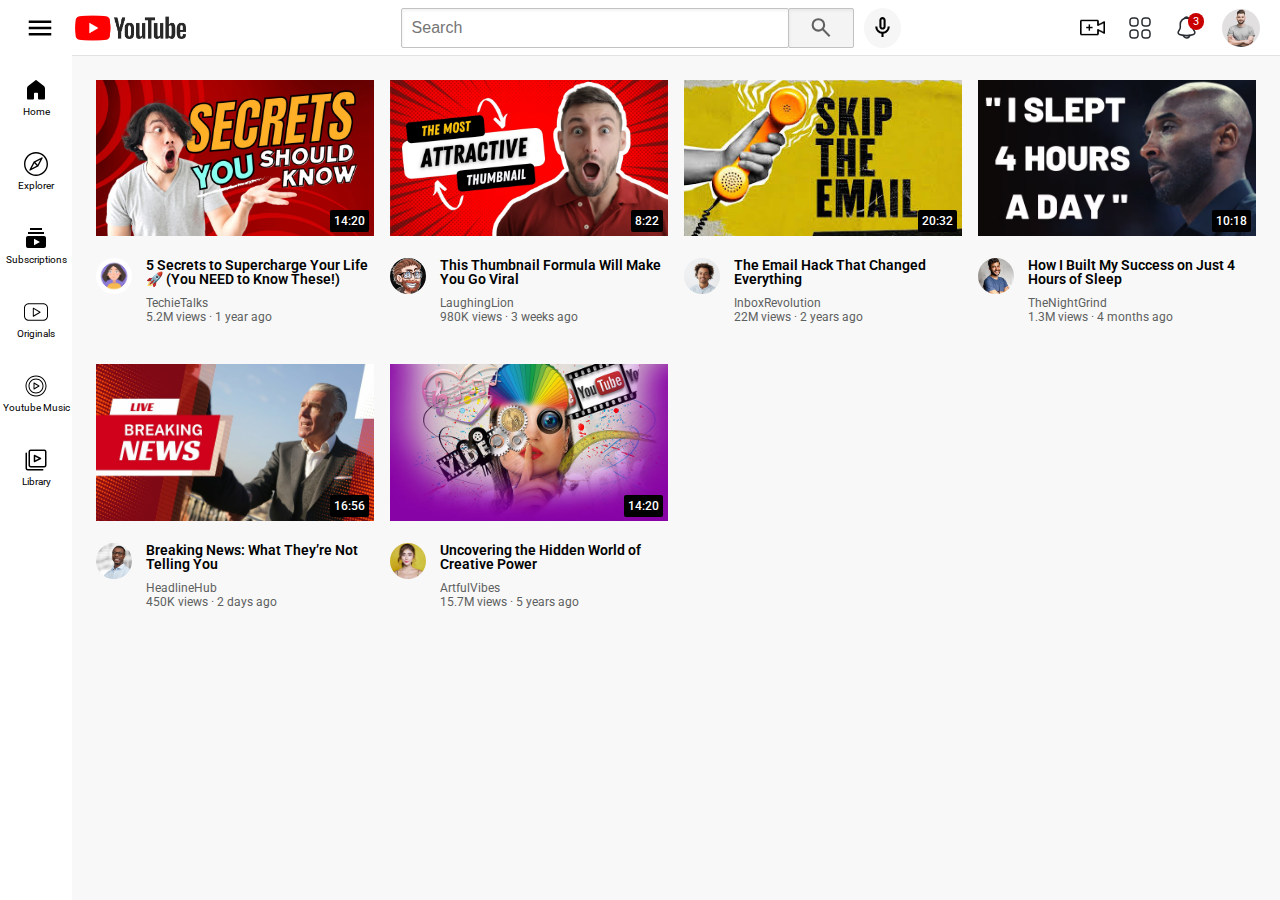
<file: index.html>
<!DOCTYPE html>
<html>

<head>
    <title>Youtube.com clone</title>
    <link rel="preconnect" href="https://fonts.googleapis.com">
    <link rel="preconnect" href="https://fonts.gstatic.com" crossorigin>
    <link
        href="https://fonts.googleapis.com/css2?family=Roboto:ital,wght@0,100;0,300;0,400;0,500;0,700;0,900;1,100;1,300;1,400;1,500;1,700;1,900&display=swap"
        rel="stylesheet">

    <link rel="stylesheet" href="styles/general.css">
    <link rel="stylesheet" href="styles/header.css">
    <link rel="stylesheet" href="styles/video.css">
    <link rel="stylesheet" href="styles/sidebar.css">


</head>

<body>
    <div class="header">
        <div class="left-section">
            <img class="hamburger-menu" src="icons\Hamburger menu.svg" alt="">
            <img class="youtube-logo" src="icons/Youtube_logo.png" alt="">

        </div>
        <div class="middle-section">
            <input class="search-bar" type="text" placeholder="Search">
            <button class="search-button"><img class="search-icon" src="icons\Search_icon.svg" alt="">

                <div class="tooltip">Search</div>
            </button>
            <button class="record-button"><img class="record-icon" src="icons\Mic_icon.svg" alt="">
                <div class="tooltip">Search With Your Voice</div>
            </button>
        </div>

        <div class="sidebar">
            <div class="sidebar-link"><img src="icons\icons8-home (1).svg" alt="">
                <div>Home</div>
            </div>
            <div class="sidebar-link"><img src="icons\explore-tool-svgrepo-com.svg" alt="">
                <div>Explorer</div>
            </div>
            <div class="sidebar-link"><img src="icons\-yGNvw9-subscriptions.svg" alt="">

                <div>Subscriptions</div>
            </div>
            <div class="sidebar-link"><img src="icons\youtube-svgrepo-com.svg" alt="">
                <div>Originals</div>
            </div>
            <div class="sidebar-link"><img src="icons\youtube-music.svg" alt="">
                <div>Youtube Music</div>
            </div>
            <div class="sidebar-link"><img src="icons\library.png" alt="">
                <div>Library</div>
            </div>
        </div>

        <div class="right-section">
            <div class="upload-icon-container"> <img class="upload-icon" src="icons\Video_camera_icon.webp" alt="">

                <div class="tooltip">Create</div>
            </div>

            <div class="grid-container">

                <img class=" youtube-apps" src="icons\Property 1=outline.svg" alt="">
                <div class="tooltip">Grid View</div>
            </div>



            <div class="notifications-icon-container">


                <img class="notifications" src="icons\notification.svg" alt="">
                <div class="notifications-count">3</div>
                <div class="tooltip">Notifications</div>
            </div>

            <img class="profile-icon" src="channel pictures\profile_icon.jpg" alt="">

        </div>


    </div>


    <div class="Video-grid">
        <div class="Video-preview">
            <div class="thumbnail-row">
                <div>
                    <img class="thumbnail" src="Thumbnails/1600w-FxVVsqyawqY.webp" alt="">
                    <div class="video-time">14:20 </div>
                </div>
            </div>

            <div class="video-info-grid">
                <div class="channel-picture">
                    <img class="profile-picture"
                        src="Avatars/female-user-profile-avatar-is-woman-character-screen-saver-with-emotions_505620-617.avif"
                        alt="">
                </div>
                <div class="video-info">
                    <p class="video-title">5 Secrets to Supercharge Your Life 🚀 (You NEED to Know These!)</p>
                    <p class="Video-author">TechieTalks</p>
                    <p class="Video-stats">5.2M views · 1 year ago</p>
                </div>
            </div>
        </div>

        <div class="Video-preview">
            <div class="thumbnail-row">
                <div>
                    <img class="thumbnail" src="Thumbnails/1600w-wK95f3XNRaM.webp" alt="">
                    <div class="video-time">8:22 </div>
                </div>

            </div>
            <div>
                <div class="video-info-grid">
                    <div class="channel-picture">
                        <img class="profile-picture2" src="Avatars/custom-made-youtube-avatar.jpg" alt="">
                    </div>
                    <div class="video-info">
                        <p class="video-title">This Thumbnail Formula Will Make You Go Viral </p>
                        <p class="Video-author">LaughingLion</p>
                        <p class="Video-stats">980K views · 3 weeks ago</p>
                    </div>
                </div>
            </div>
        </div>

        <div class="Video-preview">
            <div class="thumbnail-row">
                <div>
                    <img class="thumbnail" src="Thumbnails\images (1).jpg" alt="">
                    <div class="video-time">20:32 </div>
                </div>
            </div>
            <div class="video-info-grid">
                <div class="channel-picture">
                    <img class="profile-picture"
                        src="Avatars\young-male-posing-isolated-against-blank-studio-wall_273609-12356.avif" alt="">
                </div>
                <div class="video-info">
                    <p class="video-title">The Email Hack That Changed Everything</p>
                    <p class="Video-author">InboxRevolution</p>
                    <p class="Video-stats">22M views · 2 years ago</p>
                </div>
            </div>
        </div>

        <div class="Video-preview">
            <div class="thumbnail-row">
                <div>
                    <img class="thumbnail" src="Thumbnails/46ea18a35d770059100096902ec1eee3478dab9a-1280x720.avif"
                        alt="">
                    <div class="video-time">10:18 </div>
                </div>
            </div>
            <div>
                <div class="video-info-grid">
                    <div class="channel-picture">
                        <img class="profile-picture2" src="Avatars/pexels-photo-2379004.jpeg" alt="">
                    </div>
                    <div class="video-info">
                        <p class="video-title">How I Built My Success on Just 4 Hours of Sleep</p>
                        <p class="Video-author">TheNightGrind</p>
                        <p class="Video-stats">1.3M views · 4 months ago
                        </p>
                    </div>
                </div>
            </div>
        </div>

        <div class="Video-preview">
            <div class="thumbnail-row">
                <div>
                    <img class="thumbnail" src="Thumbnails/large-18.jpg" alt="">
                    <div class="video-time">16:56 </div>
                </div>
            </div>
            <div class="video-info-grid">
                <div class="channel-picture">
                    <img class="profile-picture3" src="Avatars/1594668408164.jpg" alt="">
                </div>
                <div class="video-info">
                    <p class="video-title">Breaking News: What They’re Not Telling You </p>
                    <p class="Video-author">HeadlineHub</p>
                    <p class="Video-stats">450K views · 2 days ago</p>
                </div>
            </div>
        </div>

        <div class="Video-preview">
            <div class="thumbnail-row">
                <div>
                    <img class="thumbnail" src="Thumbnails/youtube-thumbnail.jpg" alt="">
                    <div class="video-time">14:20 </div>
                </div>
            </div>
            <div>
                <div class="video-info-grid">
                    <div class="channel-picture">
                        <img class="profile-picture2" src="Avatars/pexels-photo-415829.jpeg" alt="">
                    </div>
                    <div class="video-info">
                        <p class="video-title">Uncovering the Hidden World of Creative Power</p>
                        <p class="Video-author">ArtfulVibes</p>
                        <p class="Video-stats">15.7M views · 5 years ago</p>
                    </div>
                </div>
            </div>
        </div>
    </div>
</body>




</html>
</file>
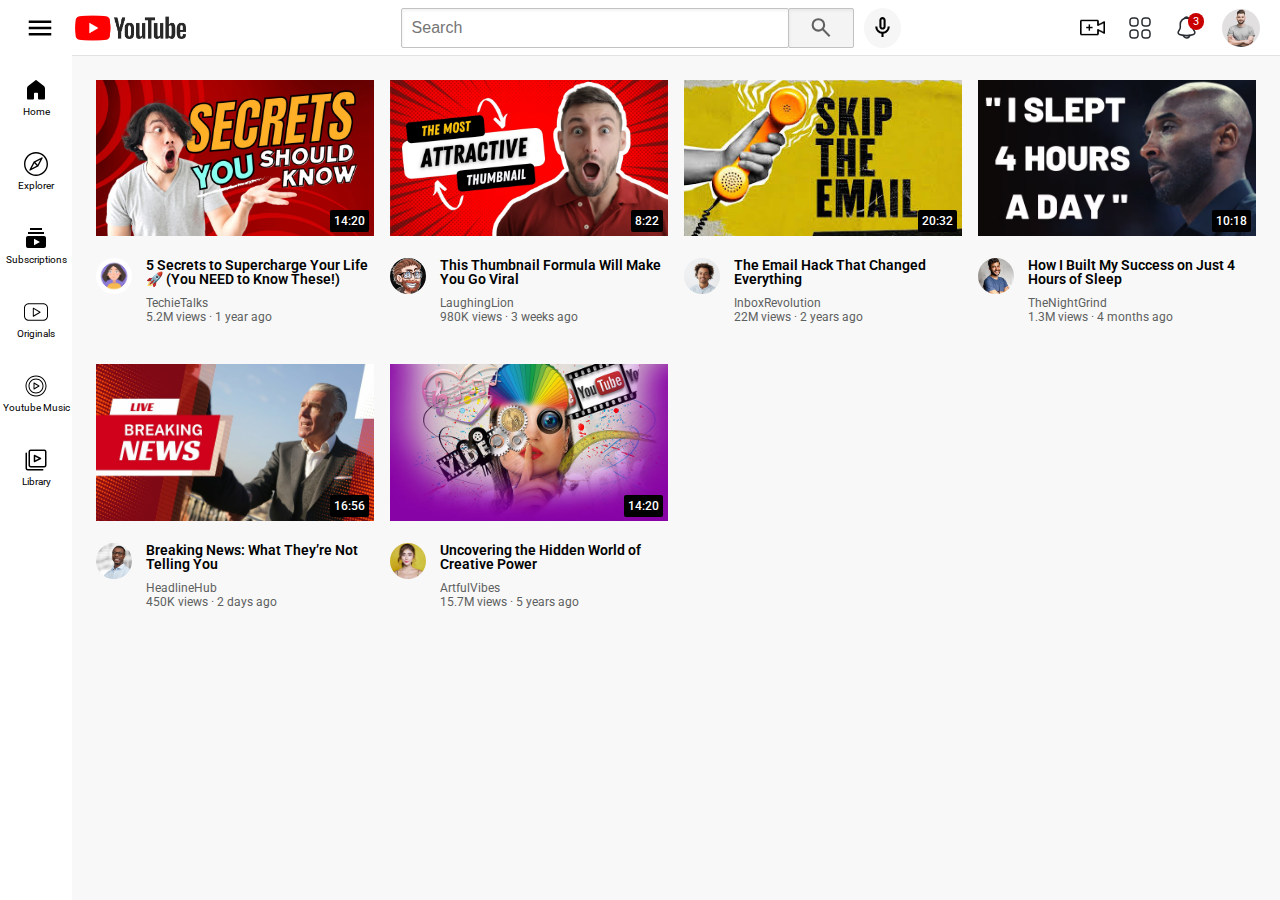
<file: youtube.html>
<!DOCTYPE html>
<html>

<head>
    <title>Youtube.com clone</title>
    <link rel="preconnect" href="https://fonts.googleapis.com">
    <link rel="preconnect" href="https://fonts.gstatic.com" crossorigin>
    <link
        href="https://fonts.googleapis.com/css2?family=Roboto:ital,wght@0,100;0,300;0,400;0,500;0,700;0,900;1,100;1,300;1,400;1,500;1,700;1,900&display=swap"
        rel="stylesheet">

    <link rel="stylesheet" href="styles/general.css">
    <link rel="stylesheet" href="styles/header.css">
    <link rel="stylesheet" href="styles/video.css">
    <link rel="stylesheet" href="styles/sidebar.css">


</head>

<body>
    <div class="header">
        <div class="left-section">
            <img class="hamburger-menu" src="icons\Hamburger menu.svg" alt="">
            <img class="youtube-logo" src="icons/Youtube_logo.png" alt="">

        </div>
        <div class="middle-section">
            <input class="search-bar" type="text" placeholder="Search">
            <button class="search-button"><img class="search-icon" src="icons\Search_icon.svg" alt="">

                <div class="tooltip">Search</div>
            </button>
            <button class="record-button"><img class="record-icon" src="icons\Mic_icon.svg" alt="">
                <div class="tooltip">Search With Your Voice</div>
            </button>
        </div>

        <div class="sidebar">
            <div class="sidebar-link"><img src="icons\icons8-home (1).svg" alt="">
                <div>Home</div>
            </div>
            <div class="sidebar-link"><img src="icons\explore-tool-svgrepo-com.svg" alt="">
                <div>Explorer</div>
            </div>
            <div class="sidebar-link"><img src="icons\-yGNvw9-subscriptions.svg" alt="">

                <div>Subscriptions</div>
            </div>
            <div class="sidebar-link"><img src="icons\youtube-svgrepo-com.svg" alt="">
                <div>Originals</div>
            </div>
            <div class="sidebar-link"><img src="icons\youtube-music.svg" alt="">
                <div>Youtube Music</div>
            </div>
            <div class="sidebar-link"><img src="icons\library.png" alt="">
                <div>Library</div>
            </div>
        </div>

        <div class="right-section">
            <div class="upload-icon-container"> <img class="upload-icon" src="icons\Video_camera_icon.webp" alt="">

                <div class="tooltip">Create</div>
            </div>

            <div class="grid-container">

                <img class=" youtube-apps" src="icons\Property 1=outline.svg" alt="">
                <div class="tooltip">Grid View</div>
            </div>



            <div class="notifications-icon-container">


                <img class="notifications" src="icons\notification.svg" alt="">
                <div class="notifications-count">3</div>
                <div class="tooltip">Notifications</div>
            </div>

            <img class="profile-icon" src="channel pictures\profile_icon.jpg" alt="">

        </div>


    </div>


    <div class="Video-grid">
        <div class="Video-preview">
            <div class="thumbnail-row">
                <div>
                    <img class="thumbnail" src="Thumbnails/1600w-FxVVsqyawqY.webp" alt="">
                    <div class="video-time">14:20 </div>
                </div>
            </div>

            <div class="video-info-grid">
                <div class="channel-picture">
                    <img class="profile-picture"
                        src="Avatars/female-user-profile-avatar-is-woman-character-screen-saver-with-emotions_505620-617.avif"
                        alt="">
                </div>
                <div class="video-info">
                    <p class="video-title">5 Secrets to Supercharge Your Life 🚀 (You NEED to Know These!)</p>
                    <p class="Video-author">TechieTalks</p>
                    <p class="Video-stats">5.2M views · 1 year ago</p>
                </div>
            </div>
        </div>

        <div class="Video-preview">
            <div class="thumbnail-row">
                <div>
                    <img class="thumbnail" src="Thumbnails/1600w-wK95f3XNRaM.webp" alt="">
                    <div class="video-time">8:22 </div>
                </div>

            </div>
            <div>
                <div class="video-info-grid">
                    <div class="channel-picture">
                        <img class="profile-picture2" src="Avatars/custom-made-youtube-avatar.jpg" alt="">
                    </div>
                    <div class="video-info">
                        <p class="video-title">This Thumbnail Formula Will Make You Go Viral </p>
                        <p class="Video-author">LaughingLion</p>
                        <p class="Video-stats">980K views · 3 weeks ago</p>
                    </div>
                </div>
            </div>
        </div>

        <div class="Video-preview">
            <div class="thumbnail-row">
                <div>
                    <img class="thumbnail" src="Thumbnails\images (1).jpg" alt="">
                    <div class="video-time">20:32 </div>
                </div>
            </div>
            <div class="video-info-grid">
                <div class="channel-picture">
                    <img class="profile-picture"
                        src="Avatars\young-male-posing-isolated-against-blank-studio-wall_273609-12356.avif" alt="">
                </div>
                <div class="video-info">
                    <p class="video-title">The Email Hack That Changed Everything</p>
                    <p class="Video-author">InboxRevolution</p>
                    <p class="Video-stats">22M views · 2 years ago</p>
                </div>
            </div>
        </div>

        <div class="Video-preview">
            <div class="thumbnail-row">
                <div>
                    <img class="thumbnail" src="Thumbnails/46ea18a35d770059100096902ec1eee3478dab9a-1280x720.avif"
                        alt="">
                    <div class="video-time">10:18 </div>
                </div>
            </div>
            <div>
                <div class="video-info-grid">
                    <div class="channel-picture">
                        <img class="profile-picture2" src="Avatars/pexels-photo-2379004.jpeg" alt="">
                    </div>
                    <div class="video-info">
                        <p class="video-title">How I Built My Success on Just 4 Hours of Sleep</p>
                        <p class="Video-author">TheNightGrind</p>
                        <p class="Video-stats">1.3M views · 4 months ago
                        </p>
                    </div>
                </div>
            </div>
        </div>

        <div class="Video-preview">
            <div class="thumbnail-row">
                <div>
                    <img class="thumbnail" src="Thumbnails/large-18.jpg" alt="">
                    <div class="video-time">16:56 </div>
                </div>
            </div>
            <div class="video-info-grid">
                <div class="channel-picture">
                    <img class="profile-picture3" src="Avatars/1594668408164.jpg" alt="">
                </div>
                <div class="video-info">
                    <p class="video-title">Breaking News: What They’re Not Telling You </p>
                    <p class="Video-author">HeadlineHub</p>
                    <p class="Video-stats">450K views · 2 days ago</p>
                </div>
            </div>
        </div>

        <div class="Video-preview">
            <div class="thumbnail-row">
                <div>
                    <img class="thumbnail" src="Thumbnails/youtube-thumbnail.jpg" alt="">
                    <div class="video-time">14:20 </div>
                </div>
            </div>
            <div>
                <div class="video-info-grid">
                    <div class="channel-picture">
                        <img class="profile-picture2" src="Avatars/pexels-photo-415829.jpeg" alt="">
                    </div>
                    <div class="video-info">
                        <p class="video-title">Uncovering the Hidden World of Creative Power</p>
                        <p class="Video-author">ArtfulVibes</p>
                        <p class="Video-stats">15.7M views · 5 years ago</p>
                    </div>
                </div>
            </div>
        </div>
    </div>
</body>




</html>
</file>
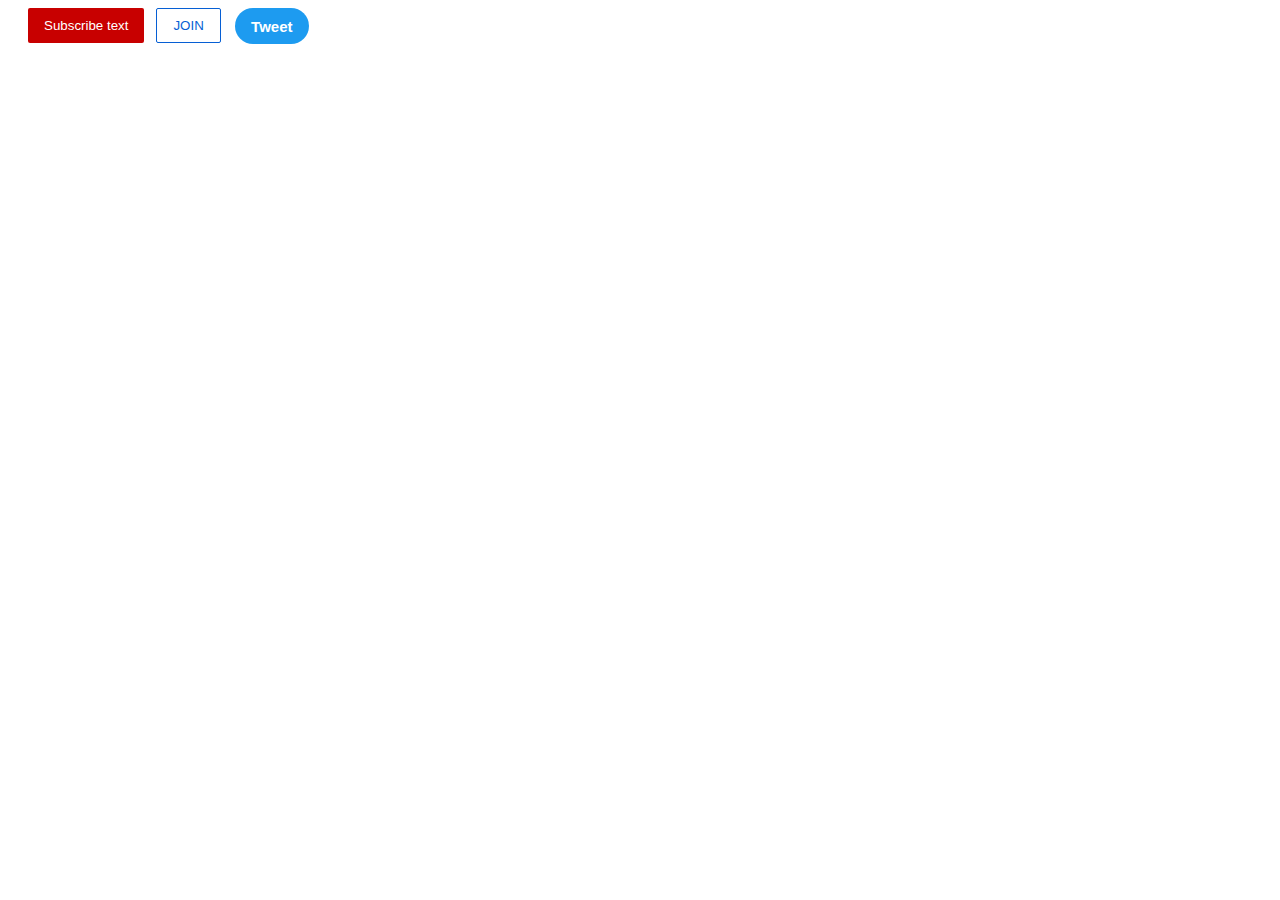
<file: Intro-to-html/buttons.html>
<!DOCTYPE html>
<html>

<head>

    <title>Buttons practise</title>
    <link rel="stylesheet" href="styles/butons.css">

</head>

<body>
    <button class="subscribe-button">Subscribe text</button class="subscribe-button">
    <button class="join-button">JOIN</button class="join-button">
    <button class="Tweet-button">Tweet</button>
</body>

</html>
</file>
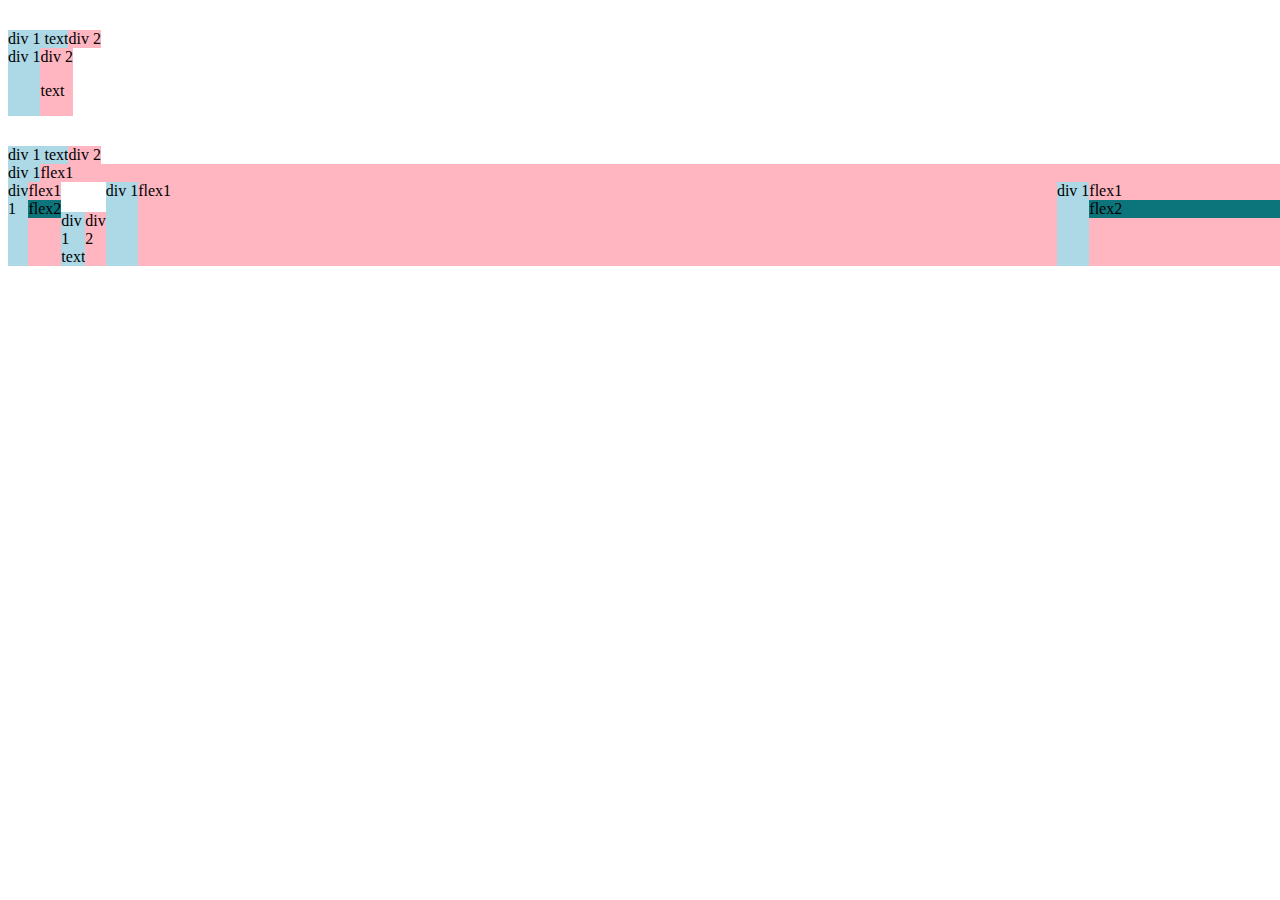
<file: Intro-to-html/flexbox.html>
<!DOCTYPE html>
<html>

<head>
    <title>Flexbox Practice</title>




</head>

<body>

    <body>

    </body style="padding-bottom: 1000px;">
    <div style="margin-top:30px;display: flex; flex-direction: row;">
        <div style="background-color: lightblue;">div 1 text</div>
        <div style="background-color: lightpink;">div 2</div>
    </div>


    <div style="display: flex; flex-direction: row;">
        <div style="background-color: lightblue;">div 1</div>
        <div style="background-color: lightpink;">div 2 <p>text</p>
        </div>
    </div>

    <div style="
    margin-top:30px;
    display: flex; 
    flex-direction: row;">
        <div style="background-color: lightblue;">div 1 text</div>
        <div style="background-color: lightpink;">div 2</div>
    </div>


    <div style="display: flex; flex-direction: row;
    width: 2000px;">
        <div style="background-color: lightblue;">div 1</div>
        <div style="background-color: lightpink;
        flex: 1;"> flex1
        </div>
    </div>

    <div style="display: flex; flex-direction: row;
    width: 2000px;">
        <div style="background-color: lightblue;">div 1</div>
        <div style="background-color: lightpink;flex: 1;"> flex1
            <div style="background-color: rgb(12, 117, 124);flex: 2;"> flex2
            </div>
        </div>


        <div style="
        margin-top:30px;
        display: flex; 
        flex-direction: row;">
            <div style="background-color: lightblue;">div 1 text</div>
            <div style="background-color: lightpink;">div 2</div>
        </div>


        <div style="display: flex; flex-direction: row;
        width: 2000px;">
            <div style="background-color: lightblue;">div 1</div>
            <div style="background-color: lightpink;
            flex: 1;"> flex1
            </div>
        </div>

        <div style="display: flex; flex-direction: row;
        width: 2000px;">
            <div style="background-color: lightblue;">div 1</div>
            <div style="background-color: lightpink;flex: 1;"> flex1
                <div style="background-color: rgb(12, 117, 124);flex: 2;"> flex2
                </div>

</body>




</html>
</file>
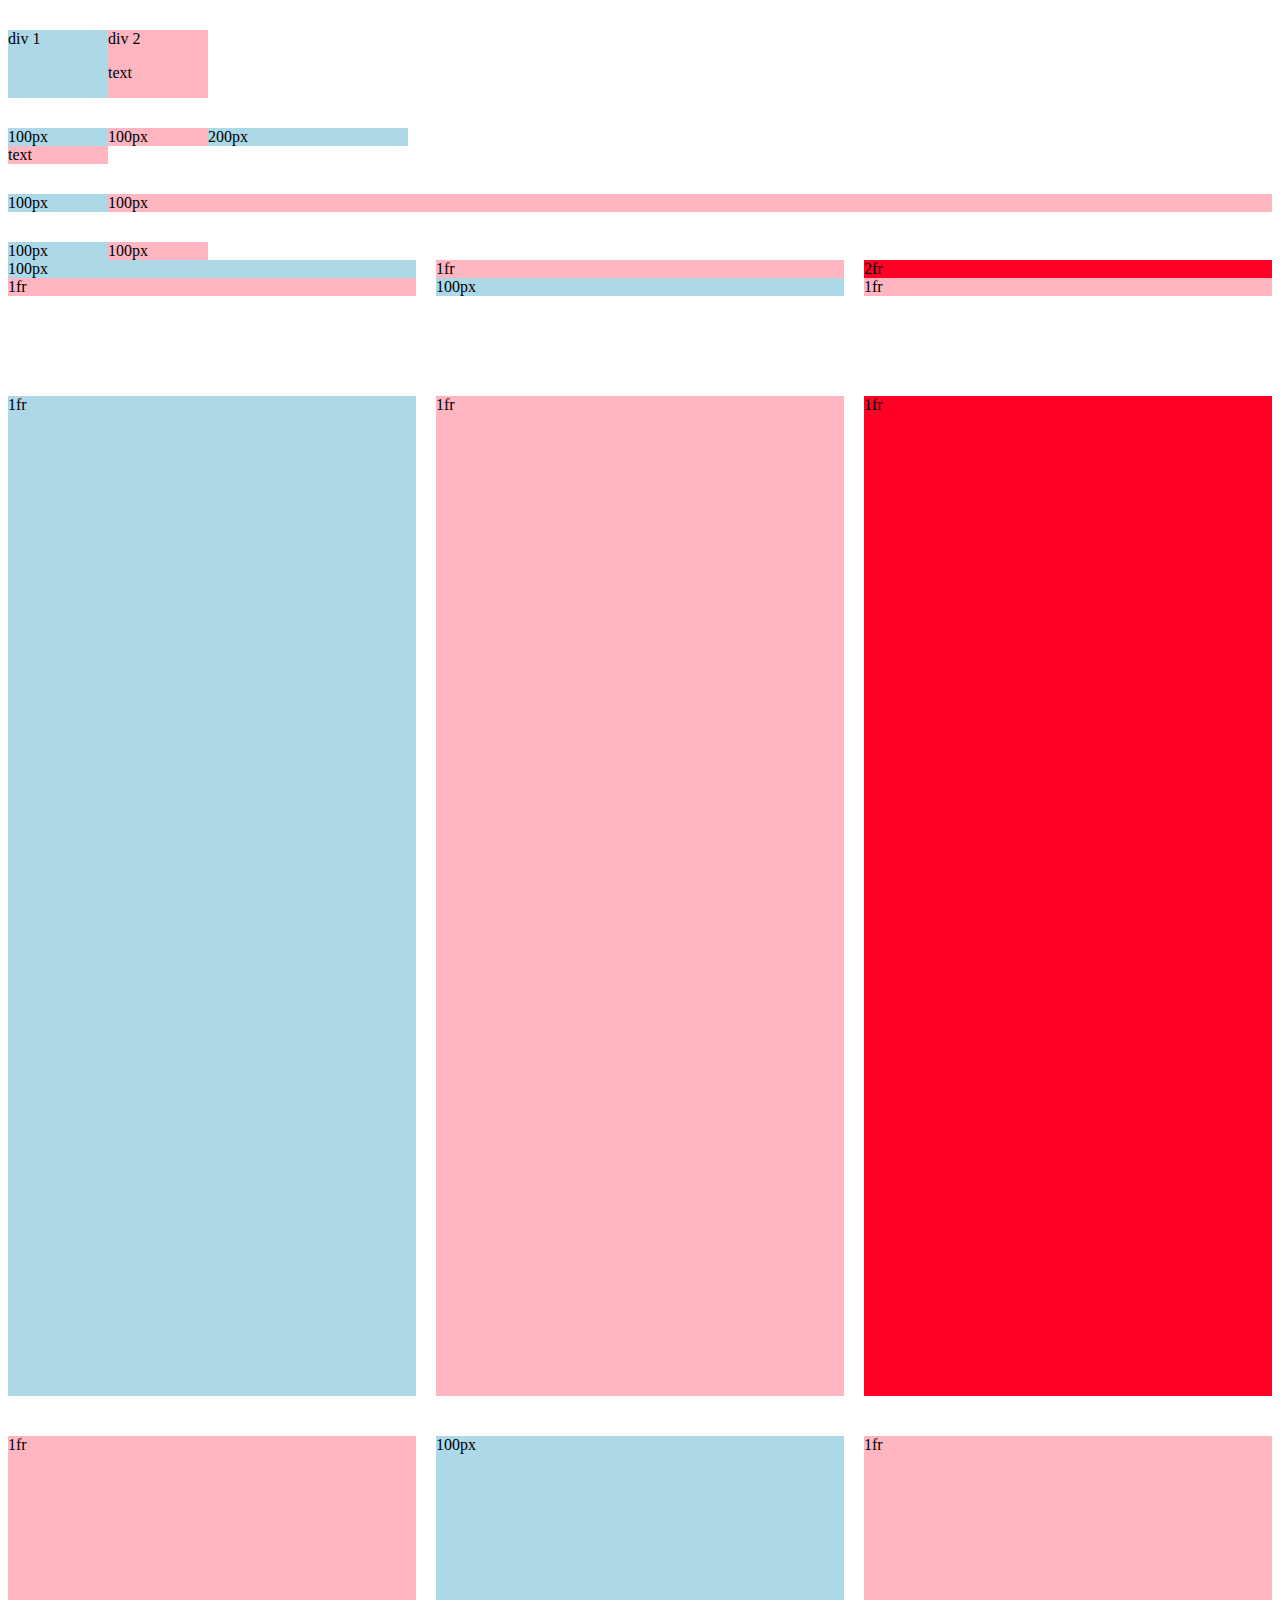
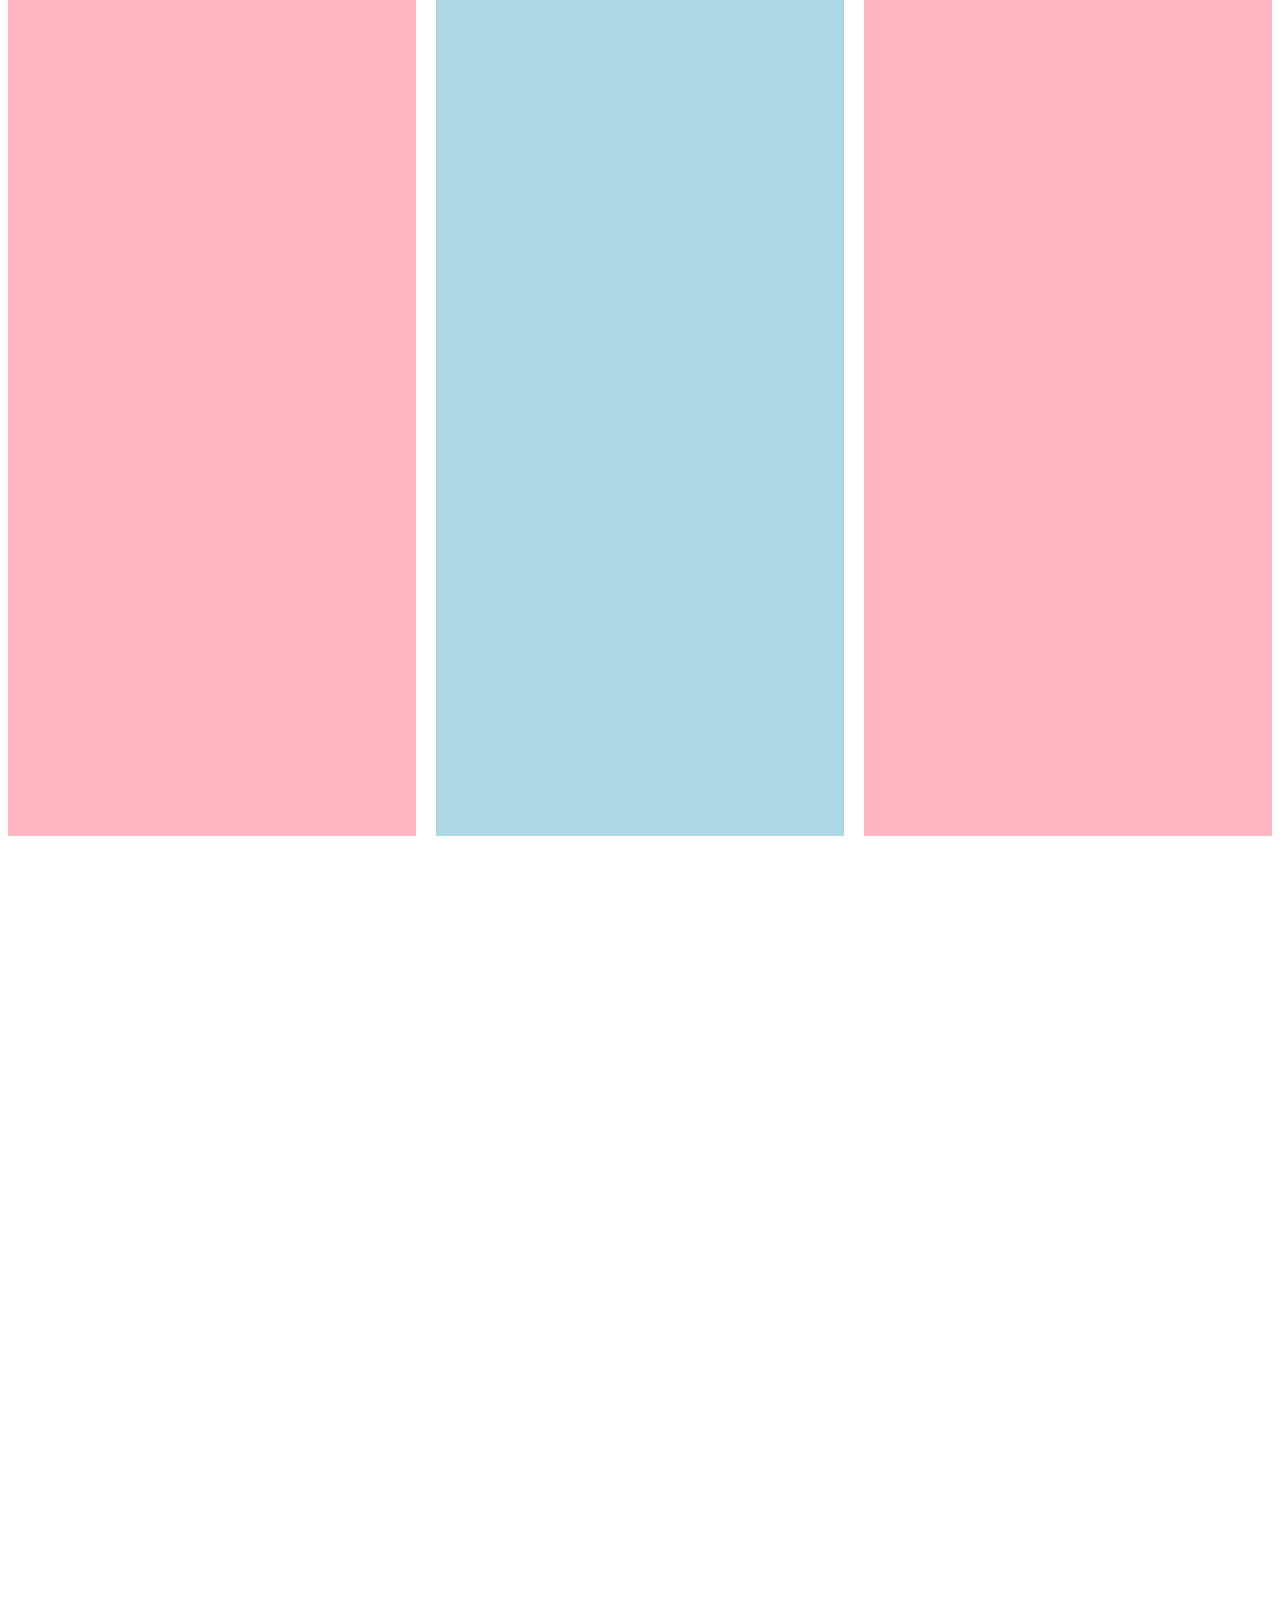
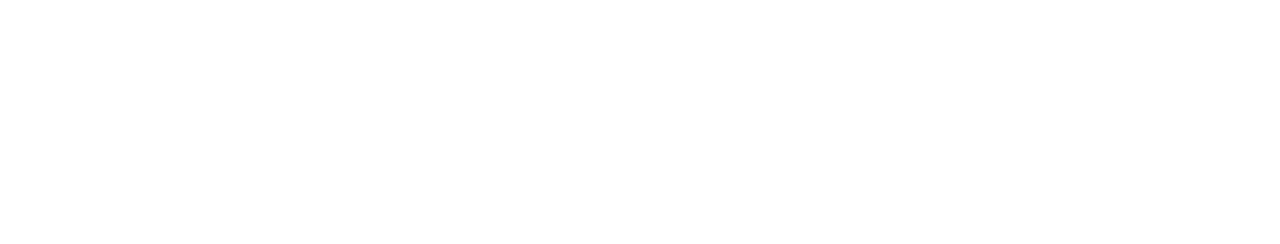
<file: Intro-to-html/grid.html>
<!DOCTYPE html>
<html>

<head>
    <title>Grid Practice</title>
</head>

<body style="padding-bottom:  1000px;">
    <!-- First Grid -->
    <div style="
        margin-top: 30px;
        display: grid;
        grid-template-columns: 100px 100px;
 
        ">
        <div style="background-color: lightblue;">div 1</div>
        <div style="background-color: lightpink;">div 2
            <p>text</p>
        </div>
    </div>

    <!-- Second Grid -->
    <div style="
        margin-top: 30px;
        display: grid;
        grid-template-columns: 100px 100px 200px;
      
        ">
        <div style="background-color: lightblue;">100px</div>
        <div style="background-color: lightpink;">100px</div>
        <div style="background-color: lightblue;">200px</div>
        <div style="background-color: lightpink;">text</div>
    </div>

    <!-- Third Grid -->
    <div style="
        margin-top: 30px;
        display: grid;
        grid-template-columns: 100px 1fr; /* 1fr allows the second column to take remaining space */

        ">
        <div style="background-color: lightblue;">100px</div>
        <div style="background-color: lightpink;">100px</div>
    </div>

    <!-- Fourth Grid -->
    <div style="
        margin-top: 30px;
        display: grid;
        grid-template-columns: 100px 100px;
      
        ">
        <div style="background-color: lightblue;">100px</div>
        <div style="background-color: lightpink;">100px</div>
    </div>


    <div style="
    margin-top: px;
    display: grid;
    grid-template-columns: 1fr 1fr 1fr;
    column-gap: 20px;
  
    ">
        <div style="background-color: lightblue;">100px</div>
        <div style="background-color: lightpink;">1fr</div>
        <div style="background-color: rgb(255, 0, 38);">2fr</div>
        <div style="background-color: lightpink;">1fr</div>
        <div style="background-color: lightblue;">100px</div>
        <div style="background-color: lightpink;">1fr</div>
    </div>

    <div style="
    margin-top: 100px;
    display: grid;
    grid-template-columns: 1fr 1fr 1fr;
    column-gap: 20px;
    row-gap: 40px  ;
  
    ">
        <div style="background-color: lightblue; height: 1000px;">1fr</div>
        <div style="background-color: lightpink;height: 1000px">1fr</div>
        <div style="background-color: rgb(255, 0, 38);height: 1000px">1fr</div>
        <div style="background-color: lightpink;height: 1000px">1fr</div>
        <div style="background-color: lightblue;height: 1000px">100px</div>
        <div style="background-color: lightpink;height: 1000px">1fr</div>
    </div>
</body>

</html>
</file>
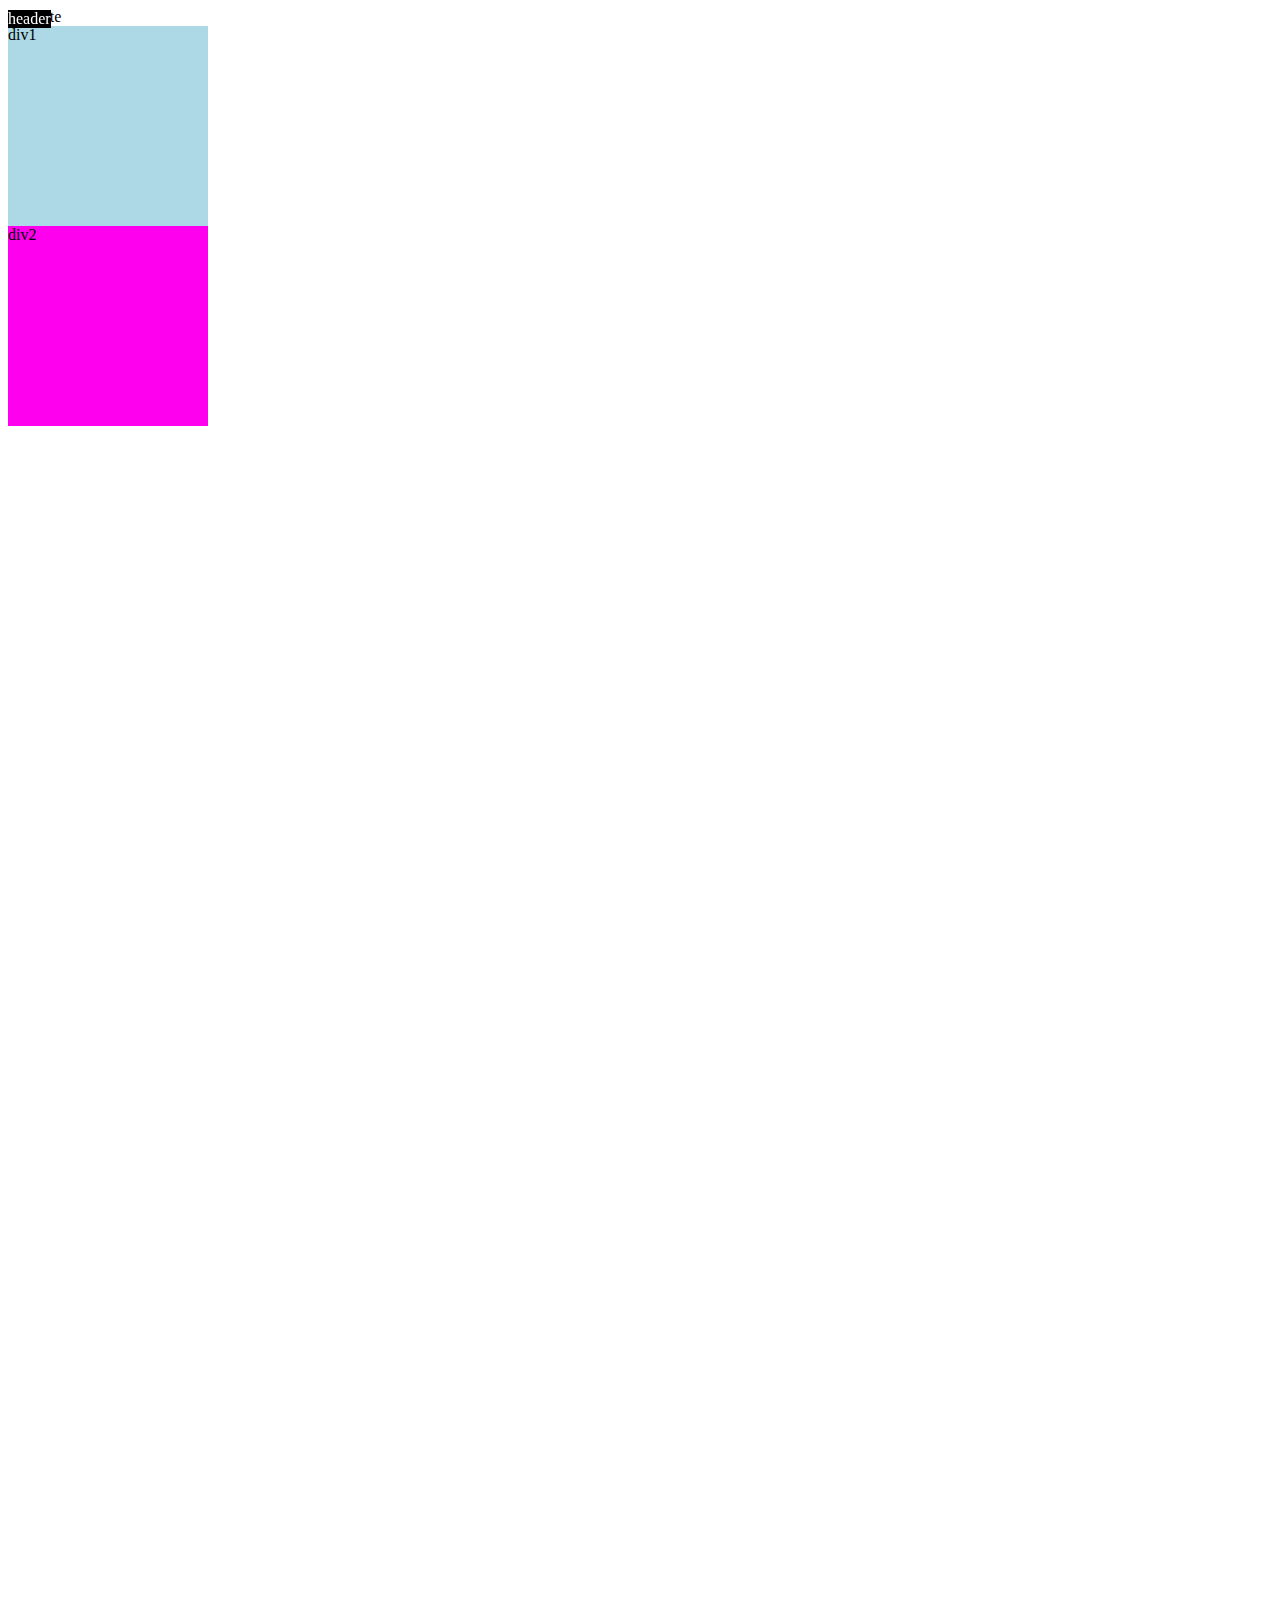
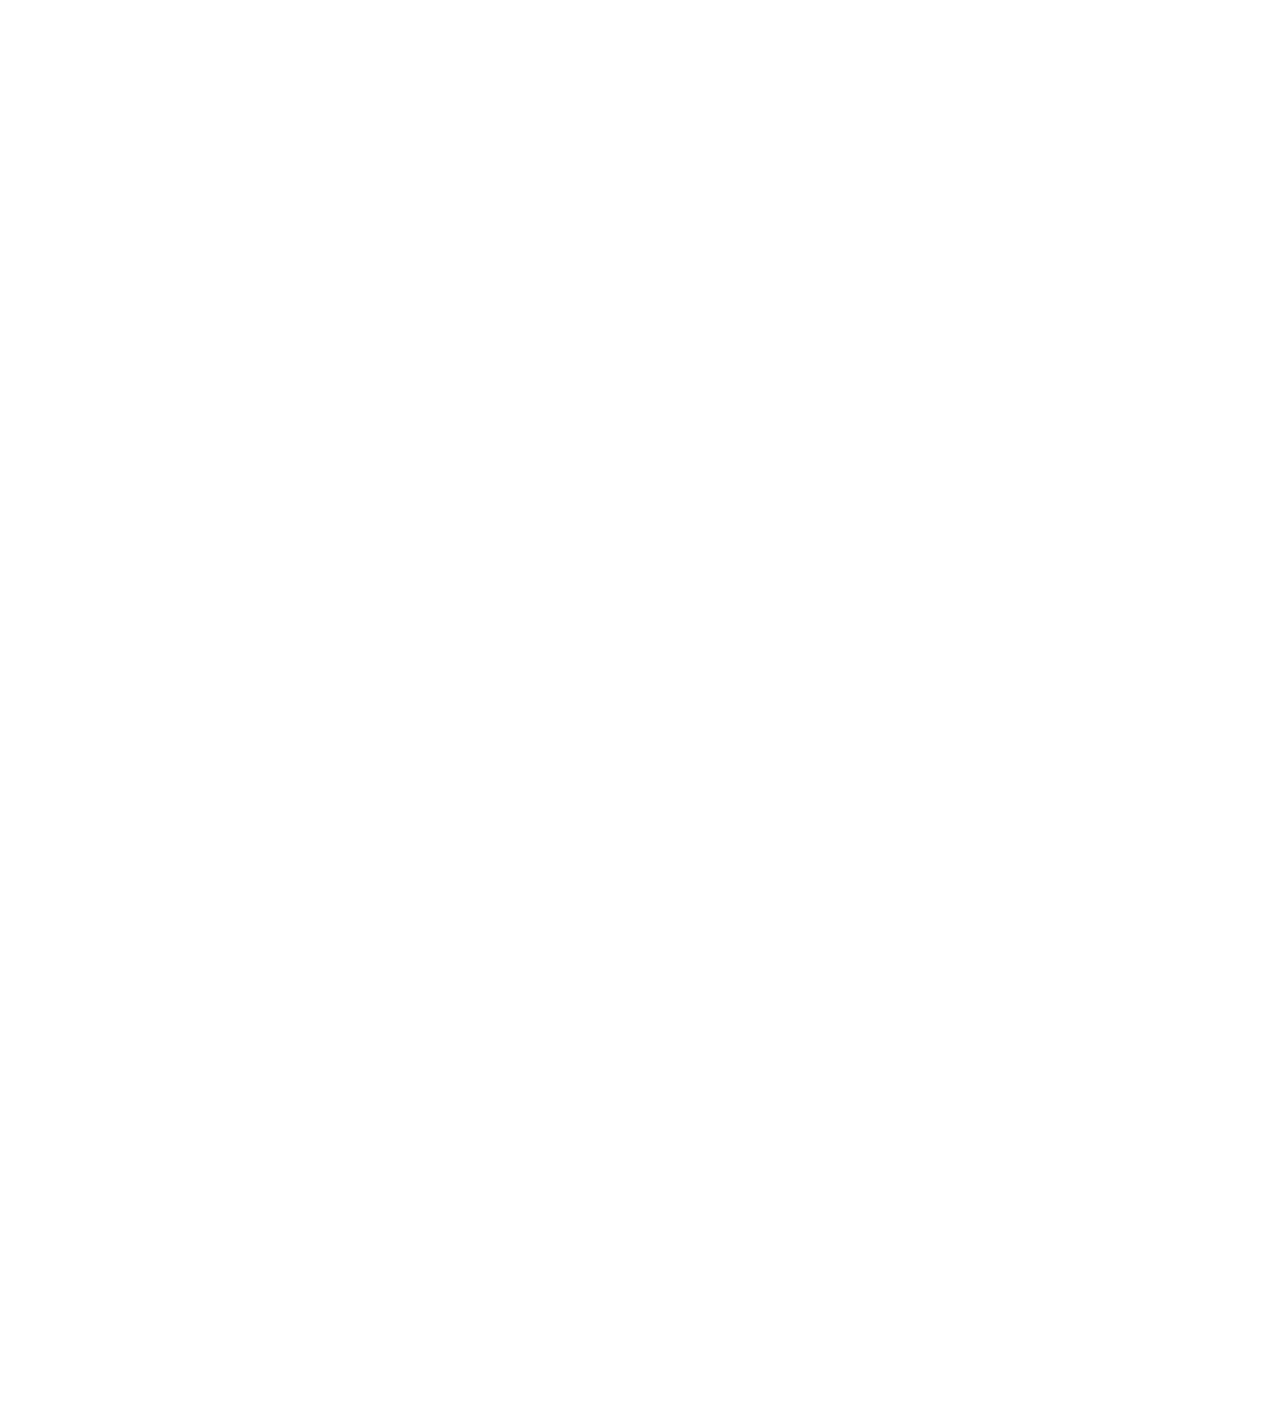
<file: Intro-to-html/position.html>
<!DOCTYPE html>

<html>

<head>

    <title>Position practice</title>

</head>

<body style="height: 3000px;">

    <div>absolute</div>

    <div style="background-color: black; 
    color: white;

    position: fixed;
    top: 10px;"> header</div>
    <div style="background-color: lightblue;
     height:200px; 
     width: 200px; 
     left: 0px;
     ">div1</div>
    <div style="background-color: rgb(255, 0, 238); 
    height:200px; 
    width: 200px;">div2
    </div>
    </div>
</body>

</html>
</file>
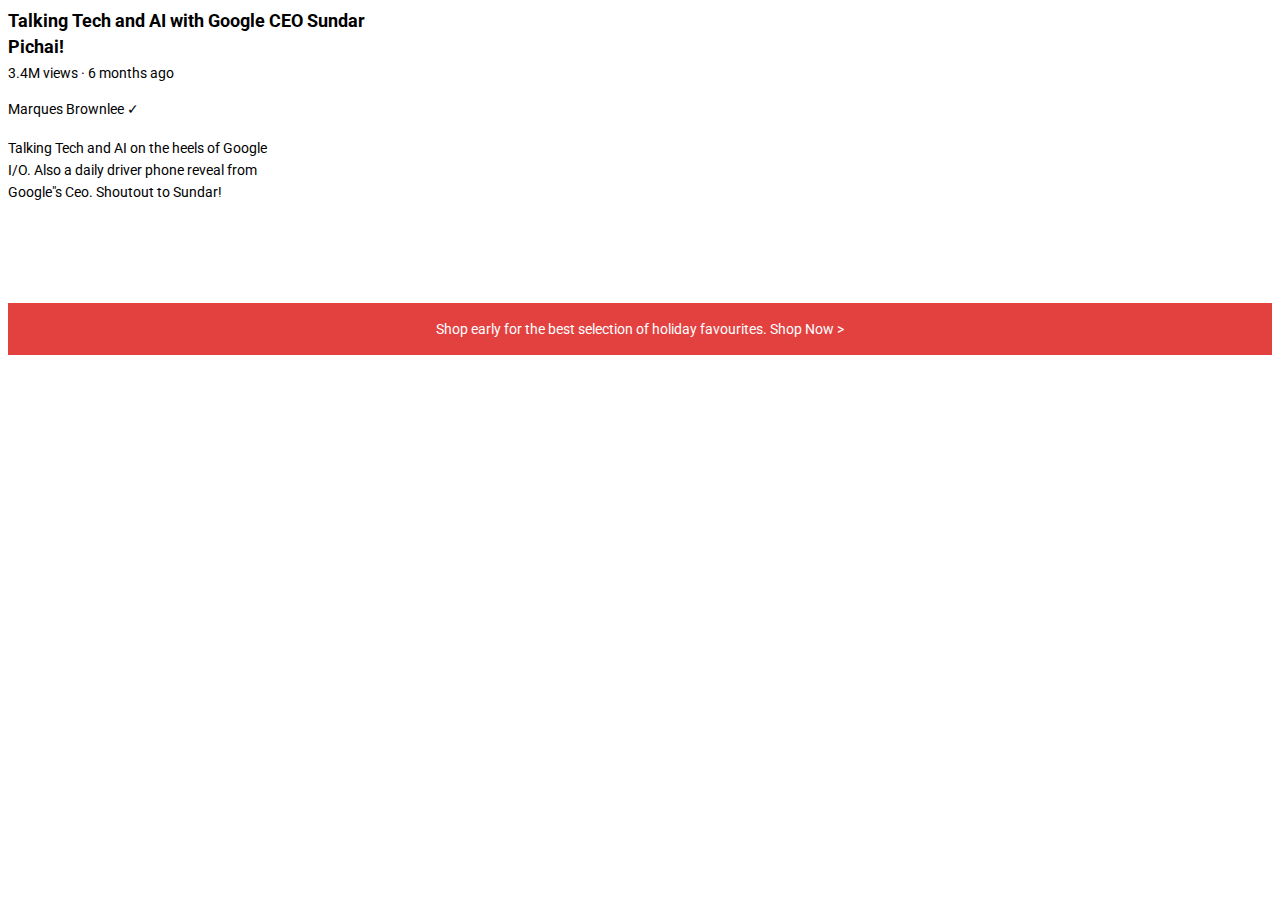
<file: Intro-to-html/Text.html>
<!DOCTYPE html>

<head>
    <title>Text practice</title>
    <link rel="stylesheet" href="styles/text.css">
    <link rel="preconnect" href="https://fonts.googleapis.com">
    <link rel="preconnect" href="https://fonts.gstatic.com" crossorigin>
    <link
        href="https://fonts.googleapis.com/css2?family=Roboto:ital,wght@0,100;0,300;0,400;0,500;0,700;0,900;1,100;1,300;1,400;1,500;1,700;1,900&display=swap"
        rel="stylesheet">


</head>

<body>

    <p class="video-title">Talking Tech and AI with Google CEO Sundar Pichai!</p>
    <p class="video-stats">3.4M views &#183; 6 months ago</p>
    <p class="video-author">Marques Brownlee &#10003;</p>
    <p class="video-description">Talking Tech and AI on the heels of Google I/O. Also a daily driver phone reveal from
        Google"s Ceo. Shoutout to
        Sundar!</p>
    <p class="apple-text">Shop early for the best selection of holiday favourites. <span class="shop-link">Shop Now
            &#62;</span> </p>
</body>
</file>
<file: styles/general.css>
p {
    font-family: Roboto, Arial;
    margin-top: 0;
    margin-bottom: 0;

}


body {
    font-family: Roboto, Arial;
    margin: 0;
    padding-top: 80px;
    padding-left: 96px;
    padding-right: 24px;
    background-color: rgb(248, 248, 248);
}
</file>
<file: styles/header.css>
.header {

    height: 55px;
    display: flex;
    flex-direction: row;
    justify-content: space-between;

    position: fixed;
    top: 0;
    left: 0;
    right: 0;
    z-index: 100;

    background-color: white;
    border-bottom-width: 1px;
    border-bottom-style: solid;
    border-bottom-color: rgb(226, 226, 226);
}

.left-section {

    display: flex;
    align-items: center;

}

.search-bar::placeholder {

    font-size: 16px;
}

.middle-section {
    flex: 1;
    margin-left: 70px;
    margin-right: 35px;
    max-width: 500px;
    display: flex;
    align-items: center;
}

.right-section {
    width: 180px;
    display: flex;
    align-items: center;
    justify-content: space-between;
    margin-right: 20px;
    flex-shrink: 0;
}


.hamburger-menu {
    background-color: transparent;
    height: 30px;
    margin-left: 25px;
    margin-right: 20px;
}



.youtube-logo {
    height: 70px;


}

.search-bar {
    flex: 1;
    height: 36px;
    padding-left: 10px;
    font-size: 16px;
    border: 1px solid rgb(194, 194, 194);
    border-radius: 2px;
    box-shadow: inset 1px 2px 3px rgba(0, 0, 0, 0.05);
    width: 0;
}

.search-icon {

    height: 25px;
    width: 30px;

    opacity: 0.6;
}

.record-icon {
    height: 25px;

    opacity: 1;

}

.search-button {
    height: 40px;
    width: 66px;
    background-color: rgb(244, 244, 244);
    border-width: 1px;
    border-style: solid;
    border-color: rgb(194, 194, 194);
    border-radius: 2px;
    box-shadow: inset 1px 2px 3px rgba(0, 0, 0, 0.05);
    margin-left: -1px;
    margin-right: 10px;

}

.search-button,
.record-button,
.upload-icon-container,
.grid-container,
.notifications-icon-container {
    position: relative;
    justify-content: center;
    align-items: center;
    display: flex;
}

.search-button .tooltip,
.record-button .tooltip,
.upload-icon-container .tooltip,
.grid-container .tooltip,
.notifications-icon-container .tooltip {

    position: absolute;
    background-color: gray;
    color: white;
    padding-top: 4px;
    padding-bottom: 4px;
    padding-left: 8px;
    padding-right: 8px;
    border-radius: 2px;
    font-size: 12px;
    bottom: -30px;
    opacity: 0;
    transition: opacity 0.15s;
    pointer-events: none;
    white-space: nowrap;
}




.search-button:hover .tooltip,
.record-button:hover .tooltip,
.upload-icon-container:hover .tooltip,
.grid-container:hover .tooltip,
.notifications-icon-container:hover .tooltip {


    opacity: 1;
}


.record-button {
    height: 40px;
    border-radius: 50%;
    border: none;
    object-fit: cover;
    background-color: rgb(246, 246, 246);
}

.upload-icon {

    height: 25px
}

.youtube-appps {

    height: 25px
}

.notifications {

    height: 25px;
    background-color: transparent;
}

.notifications-icon-container {

    position: relative;

}

.notifications-count {

    position: absolute;
    top: -2px;
    right: -5px;
    background-color: rgb(201, 0, 0);
    color: white;
    font-family: Roboto, Arial;
    font-size: 11px;
    padding-left: 5px;
    padding-right: 5px;
    padding-top: 2px;
    padding-bottom: 2px;
    border-radius: 10px;
}


.profile-icon {

    height: 38px;
    width: 38px;
    border-radius: 50%;
    object-fit: cover;
}
</file>
<file: styles/video.css>
.video-info-grid {
    display: grid;
    grid-template-columns: 50px 1fr;

}

.thumbnail {
    width: 100%;



}



.video-title {

    margin-top: 10px;
    font-size: 14px;
    font-weight: 600;
    line-height: 14px;
    margin-bottom: 10px;

}



.channel-picture img {
    width: 36px;
    /* Ensure uniform size */
    height: 36px;
    /* Set height equal to width for a perfect circle */
    border-radius: 50%;
    /* Makes the image circular */
    object-fit: cover;
    /* Ensures the image fills the circle properly */
    margin-top: 10px;
}

.thumbnail-row {
    margin-bottom: 8px;
    position: relative;
}

.Video-author,
.Video-stats {
    font-size: 12px;
    color: rgb(93, 96, 96);
}

.Video-grid {

    display: grid;
    grid-template-columns: 1fr 1fr 1fr;
    column-gap: 16px;
    row-gap: 40px;


}


@media (max-width: 750px) {

    .Video-grid {
        grid-template-columns: 1fr 1fr;
    }
}


@media (min-width: 751px) and (max-width:999px) {

    .Video-grid {
        grid-template-columns: 1fr 1fr 1fr;
    }
}



@media (min-width:1000px) {

    .Video-grid {
        grid-template-columns: 1fr 1fr 1fr 1fr;
    }
}






.video-author {

    margin-bottom: 4px;

}

.thumbnail {
    width: 100%;
    aspect-ratio: 16/9;
    /* Maintain a 16:9 aspect ratio */
    object-fit: cover;
    /* Ensures the image fills the space without stretching */
}

.video-time {
    background-color: black;
    color: white;
    position: absolute;
    bottom: 8px;
    right: 5px;

    font-size: 12px;
    font-weight: 500;
    padding: 4px;
    border-radius: 2px;
}
</file>
<file: styles/sidebar.css>
.sidebar {

    position: fixed;
    left: 0;
    bottom: 0;
    top: 55px;
    background-color: white;
    width: 72px;
    z-index: 200;
    padding-top: 5px;
}

.sidebar-link {

    height: 74px;
    display: flex;
    justify-content: center;
    align-items: center;
    flex-direction: column;
    cursor: pointer;

}

.sidebar-link:hover {
    background-color: rgb(186, 186, 186);
}

.homeicon {
    width: 12;
}

.sidebar-link img {

    height: 24px;
    margin-bottom: 4px;
}


.sidebar-link div {


    font-size: 10px;
}
</file>
<file: Intro-to-html/styles/butons.css>
.subscribe-button {

    background-color: rgb(200, 0, 0);
    color: white;
    border: none;
    border-radius: 2px;
    cursor: pointer;
    margin-right: 8px;
    margin-left: 20px;
    padding-top: 10px;
    padding-bottom: 10px;
    padding-left: 16px;
    padding-right: 16px;
    transition: opacity 0.15s;
    vertical-align: top;


}

.subscribe-button:hover {


    opacity: 0.8;
}


.subscribe-button:active {

    opacity: 0.4;

}


.join-button {

    background-color: white;
    border-color: rgb(6, 95, 212);
    border-style: solid;
    border-width: 1.5px;
    color: rgb(6, 95, 212);
    padding-top: 9px;
    padding-bottom: 9px;
    padding-left: 16px;
    padding-right: 16px;
    border-radius: 2px;
    cursor: pointer;
    transition: background-color 0.15s, color 0.15;




}

.join-button:hover {

    background-color: rgb(17, 129, 189);
    color: white;
    box-shadow: 5px 5px 10px rgba(0, 0, 0, 0.15);

}


.join-button:active {
    opacity: 0.;
}

.Tweet-button {

    background-color: rgb(29, 155, 240);
    color: white;
    border: none;
    height: 36px;
    width: 74px;
    border-radius: 20px;
    font-weight: bold;
    font-size: 15px;
    cursor: pointer;
    margin-left: 10px;
    transition: box-shadow 0.15;
    vertical-align: top;

}


.Tweet-button:hover {

    box-shadow: 5px 5px 10px rgba(0, 0, 0, 0.15);
}
</file>
<file: Intro-to-html/styles/text.css>
p {

    font-family: Roboto;
    margin-top: 0;
    margin-bottom: 0;
}


.video-stats {

    font-size: 14px;
    color: rgb(96, 96, 96, );

    margin-bottom: 20px;

}



.video-title {

    font-weight: bold;
    font-size: 18px;
    width: 400px;
    line-height: 26px;
    margin-bottom: 5px;

}

.shop-link {

    cursor: pointer;
}

.shop-link:hover {

    text-decoration: underline;
}


.video-author {

    color: rgb(96, 96, 96, );
    font-size: 14px;

    margin-bottom: 20px;


}

.video-description {

    font-size: 14px;
    color: rgb(96, 96, 96, );
    width: 280px;
    line-height: 22px;
    margin-bottom: 100px;


}

.apple-text {
    margin-bottom: 50px;
    font-size: 14px;
    background-color: rgb(227, 65, 64);
    color: white;
    text-align: center;
    padding-top: 18px;
    padding-bottom: 18px;

}
</file>
